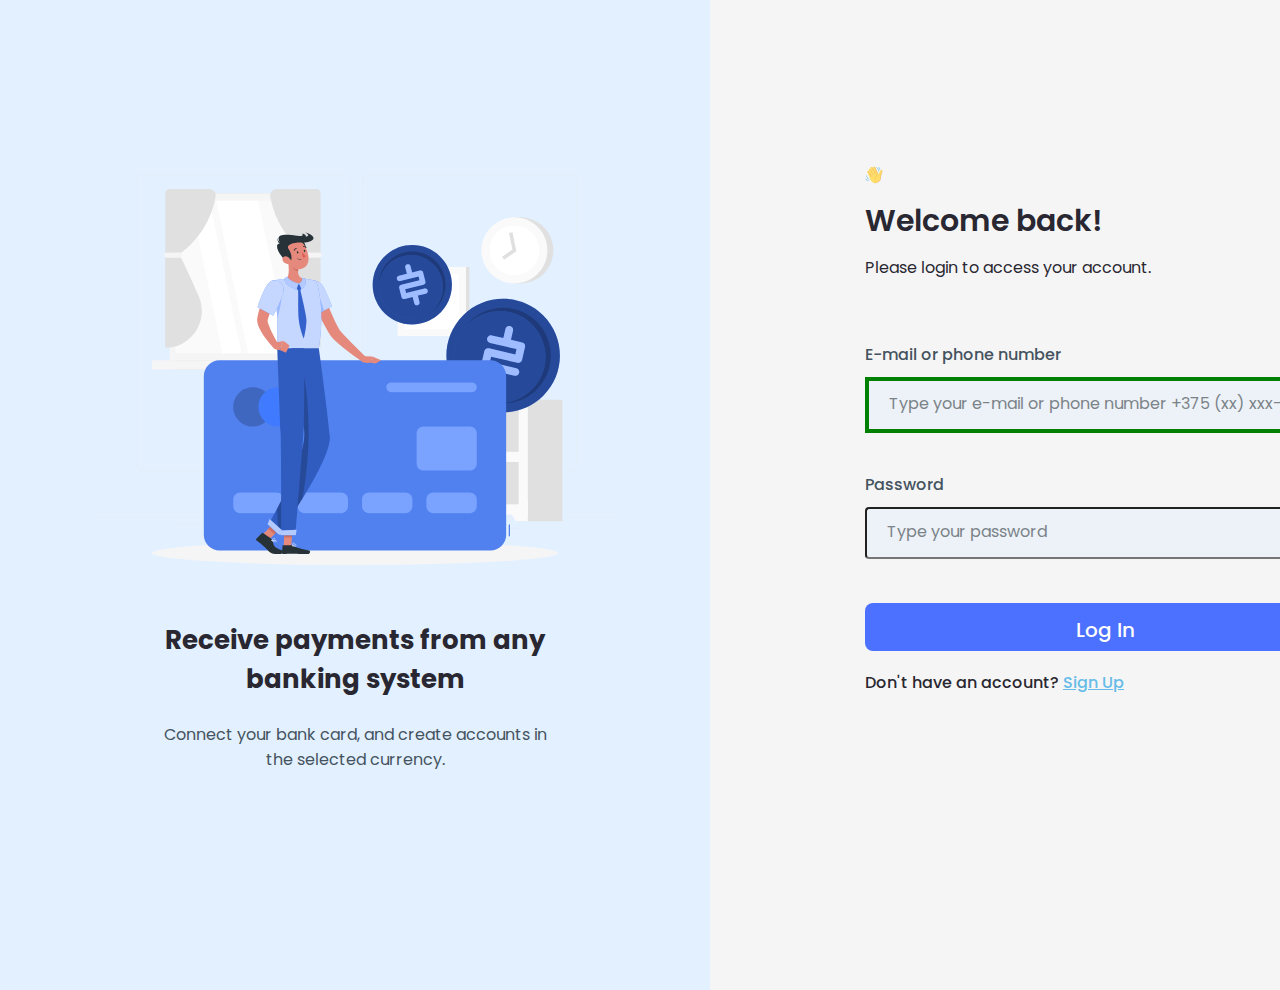
<file: index.html>
<!DOCTYPE html>
<html lang="en">

<head>
    <meta charset="UTF-8">
    <meta http-equiv="X-UA-Compatible" content="IE=edge">
    <meta name="viewport" content="width=device-width, initial-scale=1.0">
    <title>Document</title>
    <link rel="preconnect" href="https://fonts.googleapis.com">
    <link rel="preconnect" href="https://fonts.gstatic.com" crossorigin>
    <link href="https://fonts.googleapis.com/css2?family=Poppins:wght@400;500;600&display=swap" rel="stylesheet">
    <link rel="stylesheet" href="./style.css">
</head>

<body>

    <div class="first_half">
        <div></div>

        <h2>Receive payments from any banking system</h2>

        <p>Connect your bank card, and create accounts in the selected currency.</p>
    </div>

    <div class="second">
        <div class="second_half">

            <div class="img"></div>

            <h1>Welcome back!</h1>

            <p class="subtitle">Please login to access your account.</p>

            <p class="e-mail">E-mail or phone number</p>

            <div class="input_mail">
                <input class="inp_em_number" type="text" placeholder="Type your e-mail or phone number +375 (xx) xxx-xx-xx" value="">
            </div>
            
            <p class="passw">Password</p>
            
            <div class="input_password">
                <input class="inp_password" type="text" placeholder="Type your password" value="">
            </div>

            <div class="valid">
                <p>Log In</p>
            </div>

            <div class="sign-in">
                <p>Don't have an account? <a href="./index2.html">Sign Up</a></p>
            </div>
        </div>
    </div>
    <script src="./app.js"></script>
</body>

</html>
</file>
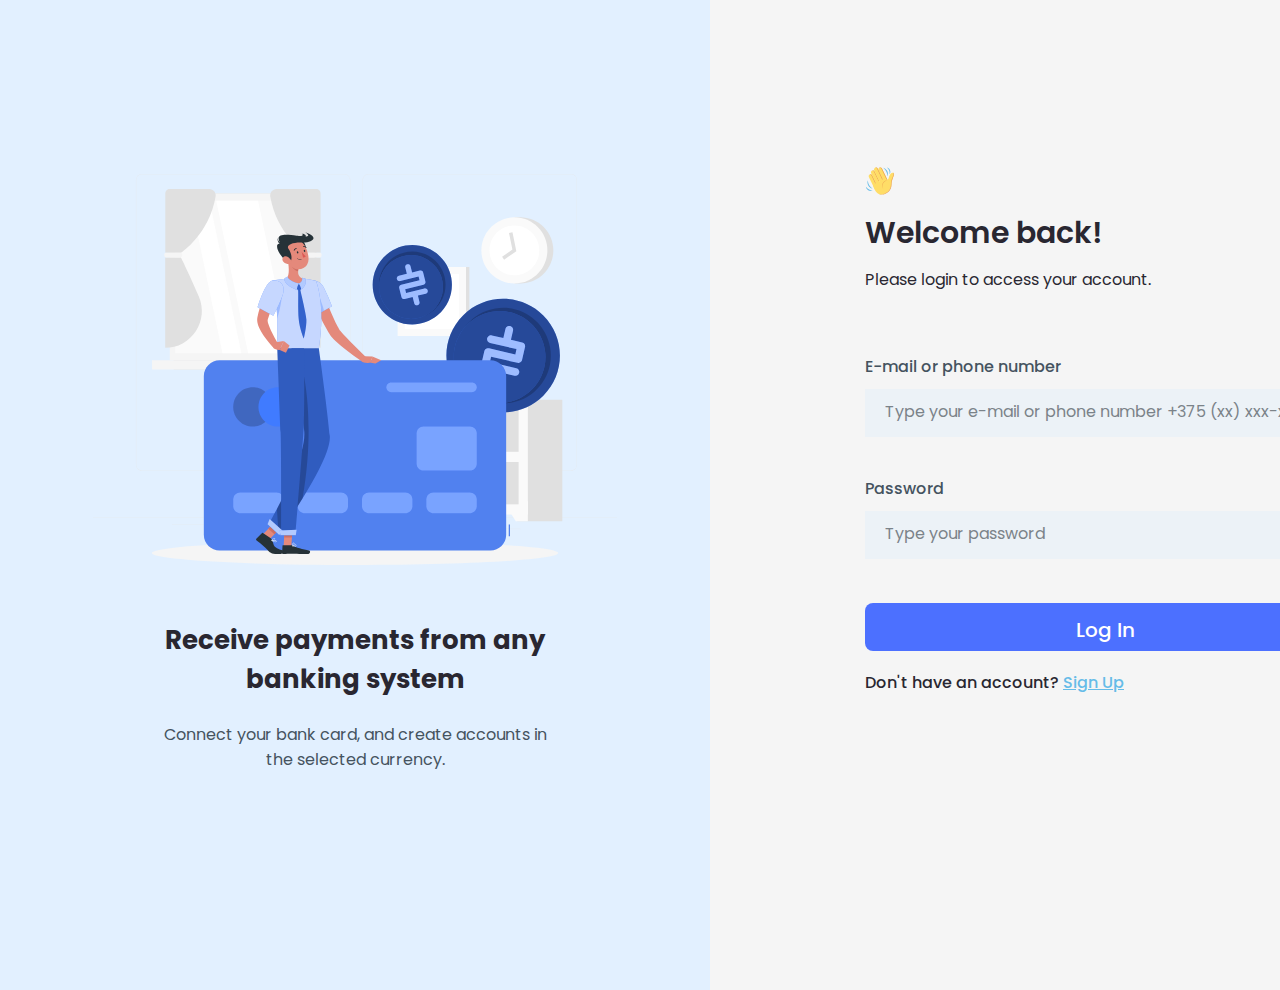
<file: First Page/index.html>
<!DOCTYPE html>
<html lang="en">

<head>
    <meta charset="UTF-8">
    <meta http-equiv="X-UA-Compatible" content="IE=edge">
    <meta name="viewport" content="width=device-width, initial-scale=1.0">
    <title>Document</title>
    <link rel="preconnect" href="https://fonts.googleapis.com">
    <link rel="preconnect" href="https://fonts.gstatic.com" crossorigin>
    <link href="https://fonts.googleapis.com/css2?family=Poppins:wght@400;500;600&display=swap" rel="stylesheet">
    <link rel="stylesheet" href="./style.css">
</head>

<body>

    <div class="first_half">

        <div></div>

        <h2>Receive payments from any banking system</h2>

        <p>Connect your bank card, and create accounts in the selected currency.</p>
    </div>

    <div class="second">
        <div class="second_half">

            <div class="img"></div>

            <h1>Welcome back!</h1>

            <p class="subtitle">Please login to access your account.</p>

            <p class="e-mail">E-mail or phone number</p>

            <div class="input_mail">
                <input class="inp_em_number" type="text"
                    placeholder="Type your e-mail or phone number +375 (xx) xxx-xx-xx" value="">
            </div>

            <p class="passw">Password</p>

            <div class="input_password">
                <input class="inp_password" type="text" placeholder="Type your password" value="">
            </div>

            <div class="valid">
                <p>Log In</p>
            </div>

            <div class="sign-in">
                <p>Don't have an account? <a href="../SecondPage/index2.html">Sign Up</a></p>
            </div>
        </div>
    </div>
    <script src="./app.js"></script>
</body>

</html>
</file>
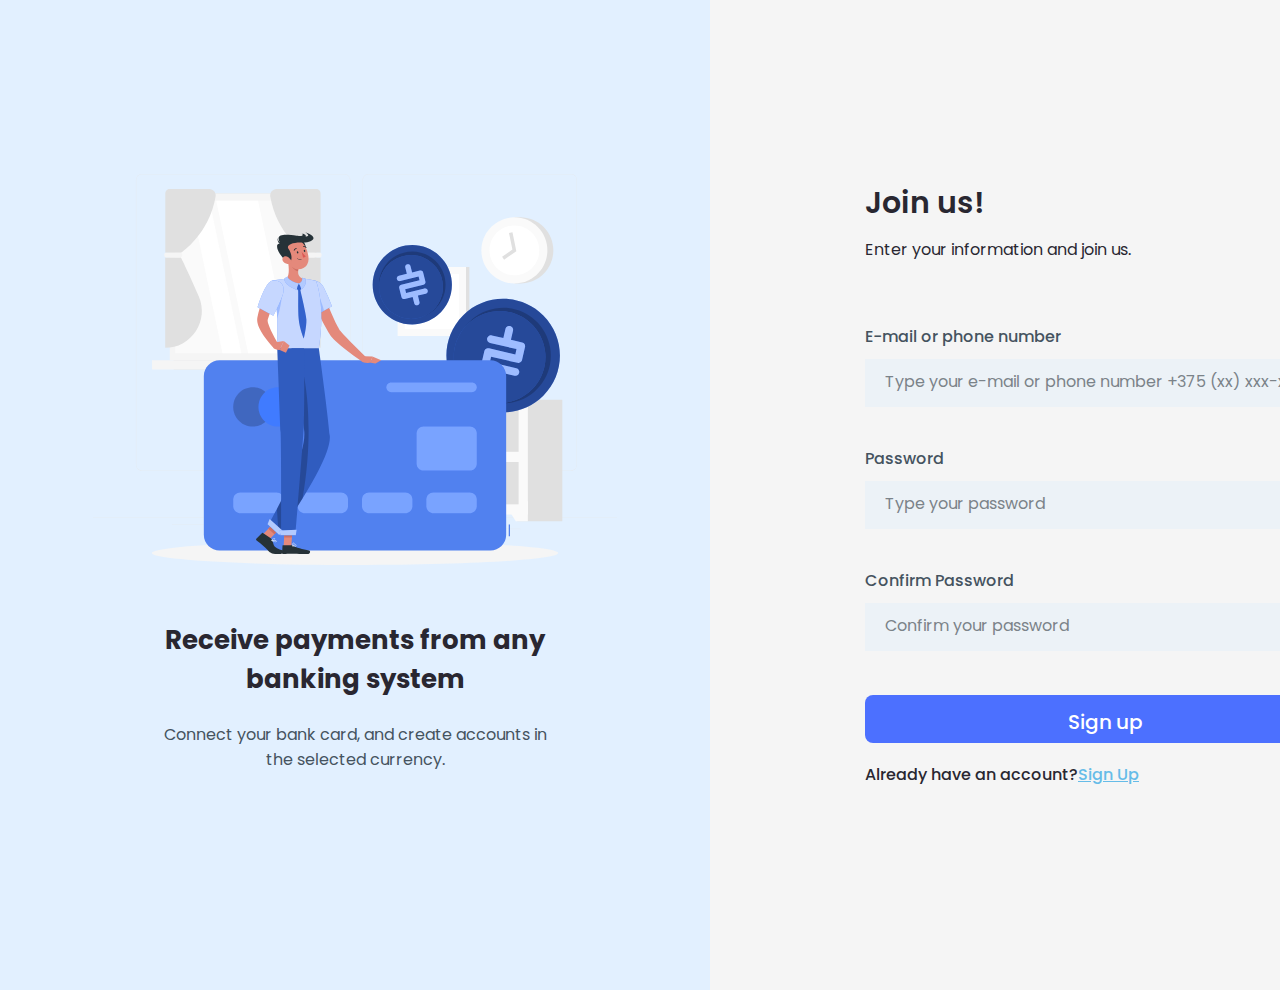
<file: SecondPage/index2.html>
<!DOCTYPE html>
<html lang="en">

<head>
    <meta charset="UTF-8">
    <meta http-equiv="X-UA-Compatible" content="IE=edge">
    <meta name="viewport" content="width=device-width, initial-scale=1.0">
    <title>Document</title>
    <link rel="preconnect" href="https://fonts.googleapis.com">
    <link rel="preconnect" href="https://fonts.gstatic.com" crossorigin>
    <link href="https://fonts.googleapis.com/css2?family=Poppins:wght@400;500;600&display=swap" rel="stylesheet">
    <link rel="stylesheet" href="./style.css">
</head>

<body>

    <div class="first_half">
        
        <div></div>

        <h2>Receive payments from any banking system</h2>

        <p>Connect your bank card, and create accounts in the selected currency.</p>
    </div>

    <div class="second">
        <div class="second_half">

            <div class="img"></div>

            <h1>Join us!</h1>

            <p class="subtitle">Enter your information and join us.</p>

            <p class="e-mail">E-mail or phone number</p>

            <div class="input_mail">
                <input class="inp_em_number" type="text" placeholder="Type your e-mail or phone number +375 (xx) xxx-xx-xx" value="">
            </div>
            
            <p class="passw">Password</p>
            
            <div class="input_password">
                <input class="inp_password" type="text" placeholder="Type your password" value="">
            </div>

            <p class="confim_passw">Confirm Password</p>

            <div class="input_confim_password">
                <input class="inp_confim_password" type="text" placeholder="Confirm your password" value="">
            </div>

            <div class="valid">
                <p>Sign up</p>
            </div>

            <div class="sign-in">
                <p>Already have an account?<a href="../First Page/index.html">Sign Up</a></p>
            </div>
        </div>
    </div>
    <script src="./app.js"></script>
</body>

</html>
</file>
<file: style.css>
* {
  margin: 0;
  padding: 0;
  font-family: "Poppins";
  font-style: normal;
}

body {
  width: 1420px;
  display: -webkit-box;
  display: -ms-flexbox;
  display: flex;
}

.first_half {
  display: -webkit-box;
  display: -ms-flexbox;
  display: flex;
  width: 710px;
  height: 990px;
  background-color: #E2F0FF;
  -webkit-box-orient: vertical;
  -webkit-box-direction: normal;
      -ms-flex-direction: column;
          flex-direction: column;
  -webkit-box-align: center;
      -ms-flex-align: center;
          align-items: center;
}

.first_half div {
  display: -webkit-box;
  display: -ms-flexbox;
  display: flex;
  margin-top: 174px;
  background-image: url(./assets/1.svg);
  background-repeat: no-repeat;
  background-size: contain;
  width: 524px;
  height: 391px;
}

.first_half h2 {
  width: 400px;
  margin-top: 56px;
  display: -webkit-box;
  display: -ms-flexbox;
  display: flex;
  font-size: 26px;
  text-align: center;
  color: #292731;
}

.first_half p {
  width: 386px;
  margin-top: 23px;
  font-weight: 400;
  font-size: 16px;
  text-align: center;
  color: #455360;
}

.second {
  background-color: #F5F5F5;
  width: 710px;
  height: 990px;
}

.second_half {
  display: -webkit-box;
  display: -ms-flexbox;
  display: flex;
  -webkit-box-orient: vertical;
  -webkit-box-direction: normal;
      -ms-flex-direction: column;
          flex-direction: column;
  -webkit-box-align: start;
      -ms-flex-align: start;
          align-items: flex-start;
  background: #F5F5F5;
  display: flex;
  width: 440px;
  height: 529px;
  margin: 166px 155px 225px 155px;
}

.second_half .img {
  background-image: url(./assets/waving-hand.svg);
  width: 36px;
  height: 36px;
  background-repeat: no-repeat;
  background-size: contain;
  display: -webkit-box;
  display: -ms-flexbox;
  display: flex;
  -webkit-box-pack: start;
      -ms-flex-pack: start;
          justify-content: flex-start;
}

.second_half h1 {
  width: 239px;
  height: 45px;
  font-weight: 600;
  font-size: 30px;
  color: #292731;
  margin-top: 13.7px;
}

.second_half .subtitle {
  margin-top: 12px;
  font-weight: 400;
  font-size: 16px;
  color: #292731;
}

.second_half .e-mail {
  margin-top: 62px;
  font-weight: 500;
  font-size: 16px;
  color: #455360;
}

/* .second_half .input_mail {
  margin-top: 10px;
  width: 440px;
  height: 48px;
  background-color: #ECF2F7;
  border-radius: 4px;
  padding: 0 20px;
} */
.second_half .input_mail .inp_em_number {
  margin-top: 10px;
  width: 440px;
  height: 48px;
  background-color: #ECF2F7;
  border: 4px solid green;
  padding: 0 20px;
}

.second_half .input_mail ::-webkit-input-placeholder {
  font-weight: 400;
  font-size: 16px;
  color: #7B8389;
  padding: 12px 0;
}

.second_half .input_mail ::-moz-placeholder {
  font-weight: 400;
  font-size: 16px;
  color: #7B8389;
  padding: 12px 0;
}

.second_half .input_mail :-ms-input-placeholder {
  font-weight: 400;
  font-size: 16px;
  color: #7B8389;
  padding: 12px 0;
}

.second_half .input_mail ::-ms-input-placeholder {
  font-weight: 400;
  font-size: 16px;
  color: #7B8389;
  padding: 12px 0;
}

.second_half .input_mail ::placeholder {
  font-weight: 400;
  font-size: 16px;
  color: #7B8389;
  padding: 12px 0;
}

/* .second_half .input_mail p {
  font-weight: 400;
  font-size: 16px;
  color: #7B8389;
  padding: 12px 0;
} */
.second_half .passw {
  margin-top: 39px;
  font-weight: 500;
  font-size: 16px;
  color: #455360;
}

.second_half .input_password .inp_password {
  margin-top: 10px;
  width: 440px;
  height: 48px;
  background-color: #ECF2F7;
  border-radius: 4px;
  padding: 0 20px;
}

.second_half .input_password ::-webkit-input-placeholder {
  font-weight: 400;
  font-size: 16px;
  color: #7B8389;
  padding: 12px 0;
}

.second_half .input_password ::-moz-placeholder {
  font-weight: 400;
  font-size: 16px;
  color: #7B8389;
  padding: 12px 0;
}

.second_half .input_password :-ms-input-placeholder {
  font-weight: 400;
  font-size: 16px;
  color: #7B8389;
  padding: 12px 0;
}

.second_half .input_password ::-ms-input-placeholder {
  font-weight: 400;
  font-size: 16px;
  color: #7B8389;
  padding: 12px 0;
}

.second_half .input_password ::placeholder {
  font-weight: 400;
  font-size: 16px;
  color: #7B8389;
  padding: 12px 0;
}

.second_half .valid {
  margin-top: 44px;
  width: 440px;
  height: 48px;
  background: #4C70FF;
  border-radius: 8px;
  padding: 0 20px;
}

.second_half .valid p {
  font-weight: 500;
  font-size: 20px;
  color: #FFFFFF;
  padding: 12px 0;
  text-align: center;
}

.second_half .sign-in {
  margin-top: 19px;
  font-weight: 500;
  font-size: 16px;
  text-align: center;
}

.second_half .sign-in p {
  color: #292731;
}

a {
  color: #66BCE8;
}
</file>
<file: First Page/style.css>
* {
  margin: 0;
  padding: 0;
  font-family: "Poppins";
  font-style: normal;
}

body {
  width: 1420px;
  display: -webkit-box;
  display: -ms-flexbox;
  display: flex;
}
body .first_half {
  display: -webkit-box;
  display: -ms-flexbox;
  display: flex;
  width: 710px;
  height: 990px;
  background-color: #E2F0FF;
  -webkit-box-orient: vertical;
  -webkit-box-direction: normal;
      -ms-flex-direction: column;
          flex-direction: column;
  -webkit-box-align: center;
      -ms-flex-align: center;
          align-items: center;
}
body .first_half div {
  display: -webkit-box;
  display: -ms-flexbox;
  display: flex;
  margin-top: 174px;
  background-image: url(./assets/1.svg);
  background-repeat: no-repeat;
  background-size: contain;
  width: 524px;
  height: 391px;
}
body .first_half h2 {
  width: 400px;
  margin-top: 56px;
  display: -webkit-box;
  display: -ms-flexbox;
  display: flex;
  font-size: 26px;
  text-align: center;
  color: #292731;
}
body .first_half p {
  width: 386px;
  margin-top: 23px;
  font-weight: 400;
  font-size: 16px;
  text-align: center;
  color: #455360;
}
body .second {
  background-color: #F5F5F5;
  width: 710px;
  height: 990px;
}
body .second .second_half {
  display: -webkit-box;
  display: -ms-flexbox;
  display: flex;
  -webkit-box-orient: vertical;
  -webkit-box-direction: normal;
      -ms-flex-direction: column;
          flex-direction: column;
  -webkit-box-align: start;
      -ms-flex-align: start;
          align-items: flex-start;
  background: #F5F5F5;
  display: flex;
  width: 440px;
  height: 529px;
  margin: 166px 155px 225px 155px;
}
body .second .second_half .img {
  background-image: url(./assets/waving-hand.svg);
  width: 36px;
  height: 36px;
  background-repeat: no-repeat;
  background-size: contain;
  display: -webkit-box;
  display: -ms-flexbox;
  display: flex;
  -webkit-box-pack: start;
      -ms-flex-pack: start;
          justify-content: flex-start;
}
body .second .second_half h1 {
  width: 239px;
  height: 45px;
  font-weight: 600;
  font-size: 30px;
  color: #292731;
  margin-top: 13.7px;
}
body .second .second_half .subtitle {
  margin-top: 12px;
  font-weight: 400;
  font-size: 16px;
  color: #292731;
}
body .second .second_half .e-mail {
  margin-top: 62px;
  font-weight: 500;
  font-size: 16px;
  color: #455360;
}
body .second .second_half .input_mail ::-webkit-input-placeholder {
  font-weight: 400;
  font-size: 16px;
  color: #7B8389;
  padding: 12px 0;
}
body .second .second_half .input_mail ::-moz-placeholder {
  font-weight: 400;
  font-size: 16px;
  color: #7B8389;
  padding: 12px 0;
}
body .second .second_half .input_mail :-ms-input-placeholder {
  font-weight: 400;
  font-size: 16px;
  color: #7B8389;
  padding: 12px 0;
}
body .second .second_half .input_mail ::-ms-input-placeholder {
  font-weight: 400;
  font-size: 16px;
  color: #7B8389;
  padding: 12px 0;
}
body .second .second_half .input_mail ::placeholder {
  font-weight: 400;
  font-size: 16px;
  color: #7B8389;
  padding: 12px 0;
}
body .second .second_half .input_mail .inp_em_number {
  outline: none;
  margin-top: 10px;
  width: 440px;
  height: 48px;
  background-color: #ECF2F7;
  border: 10px;
  padding: 0 20px;
}
body .second .second_half .passw {
  margin-top: 39px;
  font-weight: 500;
  font-size: 16px;
  color: #455360;
}
body .second .second_half .input_password ::-webkit-input-placeholder {
  font-weight: 400;
  font-size: 16px;
  color: #7B8389;
  padding: 12px 0;
}
body .second .second_half .input_password ::-moz-placeholder {
  font-weight: 400;
  font-size: 16px;
  color: #7B8389;
  padding: 12px 0;
}
body .second .second_half .input_password :-ms-input-placeholder {
  font-weight: 400;
  font-size: 16px;
  color: #7B8389;
  padding: 12px 0;
}
body .second .second_half .input_password ::-ms-input-placeholder {
  font-weight: 400;
  font-size: 16px;
  color: #7B8389;
  padding: 12px 0;
}
body .second .second_half .input_password ::placeholder {
  font-weight: 400;
  font-size: 16px;
  color: #7B8389;
  padding: 12px 0;
}
body .second .second_half .input_password .inp_password {
  outline: none;
  margin-top: 10px;
  width: 440px;
  height: 48px;
  background-color: #ECF2F7;
  border: 4px;
  padding: 0 20px;
}
body .second .second_half .valid {
  margin-top: 44px;
  width: 440px;
  height: 48px;
  background: #4C70FF;
  border-radius: 8px;
  padding: 0 20px;
}
body .second .second_half .valid p {
  font-weight: 500;
  font-size: 20px;
  color: #FFFFFF;
  padding: 12px 0;
  text-align: center;
}
body .second .second_half .sign-in {
  margin-top: 19px;
  font-weight: 500;
  font-size: 16px;
  text-align: center;
}
body .second .second_half .sign-in p {
  color: #292731;
}
body .second .second_half .sign-in a {
  color: #66BCE8;
}
</file>
<file: SecondPage/style.css>
* {
  margin: 0;
  padding: 0;
  font-family: "Poppins";
  font-style: normal;
}

body {
  width: 1420px;
  display: -webkit-box;
  display: -ms-flexbox;
  display: flex;
}

.first_half {
  display: -webkit-box;
  display: -ms-flexbox;
  display: flex;
  width: 710px;
  height: 990px;
  background-color: #E2F0FF;
  -webkit-box-orient: vertical;
  -webkit-box-direction: normal;
      -ms-flex-direction: column;
          flex-direction: column;
  -webkit-box-align: center;
      -ms-flex-align: center;
          align-items: center;
}

.first_half div {
  display: -webkit-box;
  display: -ms-flexbox;
  display: flex;
  margin-top: 174px;
  background-image: url(./assets_2/1.svg);
  background-repeat: no-repeat;
  background-size: contain;
  width: 524px;
  height: 391px;
}

.first_half h2 {
  width: 400px;
  margin-top: 56px;
  display: -webkit-box;
  display: -ms-flexbox;
  display: flex;
  font-size: 26px;
  text-align: center;
  color: #292731;
}

.first_half p {
  width: 386px;
  margin-top: 23px;
  font-weight: 400;
  font-size: 16px;
  text-align: center;
  color: #455360;
}

.second {
  background-color: #F5F5F5;
  width: 710px;
  height: 990px;
}

.second_half {
  display: -webkit-box;
  display: -ms-flexbox;
  display: flex;
  -webkit-box-orient: vertical;
  -webkit-box-direction: normal;
      -ms-flex-direction: column;
          flex-direction: column;
  -webkit-box-align: start;
      -ms-flex-align: start;
          align-items: flex-start;
  background: #F5F5F5;
  display: flex;
  width: 440px;
  height: 529px;
  margin: 166px 155px 225px 155px;
}

.second_half .img {
  background-image: url(./assets_2/waving-hand.svg);
  width: 36px;
  height: 36px;
  background-repeat: no-repeat;
  background-size: contain;
  display: -webkit-box;
  display: -ms-flexbox;
  display: flex;
  -webkit-box-pack: start;
      -ms-flex-pack: start;
          justify-content: flex-start;
}

.second_half h1 {
  width: 239px;
  height: 45px;
  font-weight: 600;
  font-size: 30px;
  color: #292731;
  margin-top: 13.7px;
}

.second_half .subtitle {
  margin-top: 12px;
  font-weight: 400;
  font-size: 16px;
  color: #292731;
}

.second_half .e-mail {
  margin-top: 62px;
  font-weight: 500;
  font-size: 16px;
  color: #455360;
}

.second_half .input_mail .inp_em_number {
  outline: none;
  margin-top: 10px;
  width: 440px;
  height: 48px;
  background-color: #ECF2F7;
  border: 4px;
  padding: 0 20px;
}

.second_half .input_mail ::-webkit-input-placeholder {
  font-weight: 400;
  font-size: 16px;
  color: #7B8389;
  padding: 12px 0;
}

.second_half .input_mail ::-moz-placeholder {
  font-weight: 400;
  font-size: 16px;
  color: #7B8389;
  padding: 12px 0;
}

.second_half .input_mail :-ms-input-placeholder {
  font-weight: 400;
  font-size: 16px;
  color: #7B8389;
  padding: 12px 0;
}

.second_half .input_mail ::-ms-input-placeholder {
  font-weight: 400;
  font-size: 16px;
  color: #7B8389;
  padding: 12px 0;
}

.second_half .input_mail ::placeholder {
  font-weight: 400;
  font-size: 16px;
  color: #7B8389;
  padding: 12px 0;
}

.second_half .passw {
  margin-top: 39px;
  font-weight: 500;
  font-size: 16px;
  color: #455360;
}

.second_half .input_password .inp_password {
  outline: none;
  margin-top: 10px;
  width: 440px;
  height: 48px;
  background-color: #ECF2F7;
  border: 4px;
  padding: 0 20px;
}

.second_half .input_password ::-webkit-input-placeholder {
  font-weight: 400;
  font-size: 16px;
  color: #7B8389;
  padding: 12px 0;
}

.second_half .input_password ::-moz-placeholder {
  font-weight: 400;
  font-size: 16px;
  color: #7B8389;
  padding: 12px 0;
}

.second_half .input_password :-ms-input-placeholder {
  font-weight: 400;
  font-size: 16px;
  color: #7B8389;
  padding: 12px 0;
}

.second_half .input_password ::-ms-input-placeholder {
  font-weight: 400;
  font-size: 16px;
  color: #7B8389;
  padding: 12px 0;
}

.second_half .input_password ::placeholder {
  font-weight: 400;
  font-size: 16px;
  color: #7B8389;
  padding: 12px 0;
}

.second_half .confim_passw {
  margin-top: 39px;
  font-weight: 500;
  font-size: 16px;
  color: #455360;
}

.second_half .input_confim_password ::-webkit-input-placeholder {
  font-weight: 400;
  font-size: 16px;
  color: #7B8389;
  padding: 12px 0;
}

.second_half .input_confim_password ::-moz-placeholder {
  font-weight: 400;
  font-size: 16px;
  color: #7B8389;
  padding: 12px 0;
}

.second_half .input_confim_password :-ms-input-placeholder {
  font-weight: 400;
  font-size: 16px;
  color: #7B8389;
  padding: 12px 0;
}

.second_half .input_confim_password ::-ms-input-placeholder {
  font-weight: 400;
  font-size: 16px;
  color: #7B8389;
  padding: 12px 0;
}

.second_half .input_confim_password ::placeholder {
  font-weight: 400;
  font-size: 16px;
  color: #7B8389;
  padding: 12px 0;
}

.second_half .input_confim_password .inp_confim_password {
  outline: none;
  margin-top: 10px;
  width: 440px;
  height: 48px;
  background-color: #ECF2F7;
  border: 4px;
  padding: 0 20px;
}

.second_half .valid {
  margin-top: 44px;
  width: 440px;
  height: 48px;
  background: #4C70FF;
  border-radius: 8px;
  padding: 0 20px;
}

.second_half .valid p {
  font-weight: 500;
  font-size: 20px;
  color: #FFFFFF;
  padding: 12px 0;
  text-align: center;
}

.second_half .sign-in {
  margin-top: 19px;
  font-weight: 500;
  font-size: 16px;
  text-align: center;
}

.second_half .sign-in p {
  color: #292731;
}

a {
  color: #66BCE8;
}
</file>
